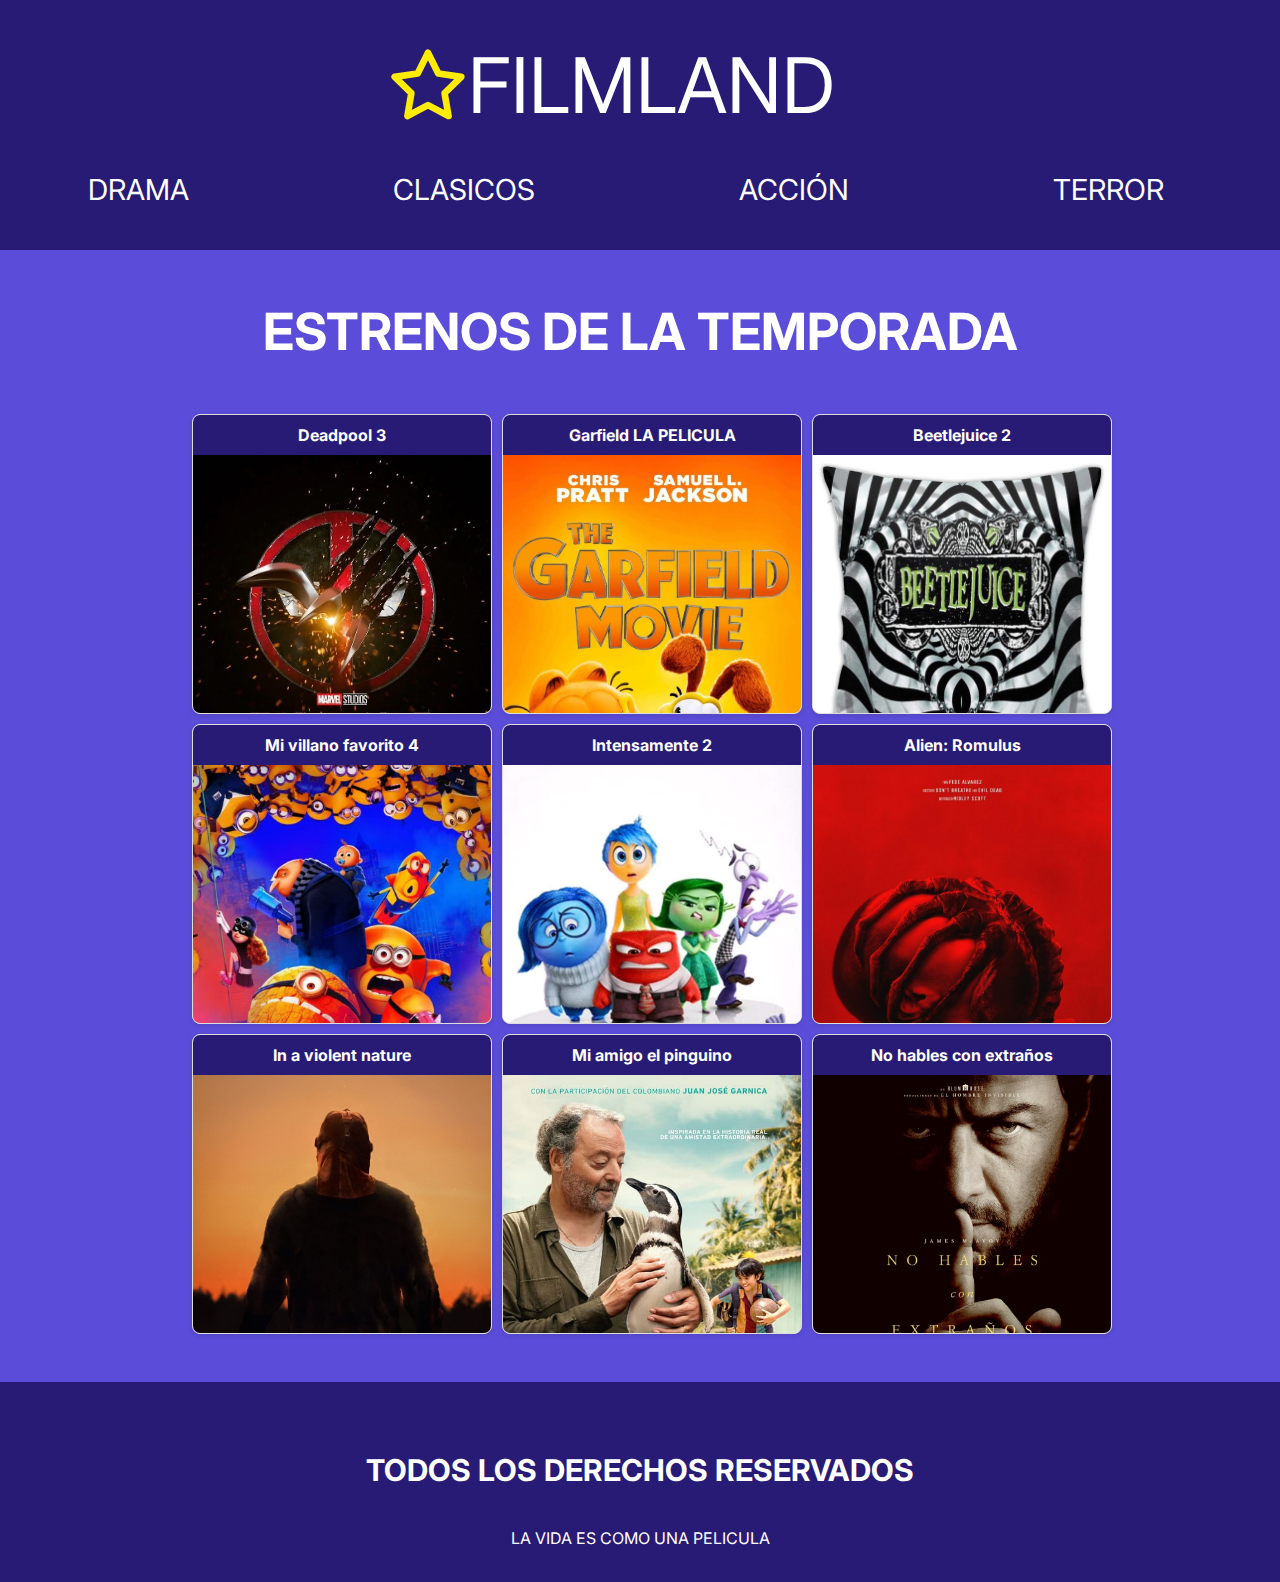
<file: index.html>
<!DOCTYPE html>
<html lang="es">
<head>
    <meta charset="UTF-8">
    <meta name="viewport" content="width=q, initial-scale=1.0">
    <title>FILMLAND</title>
    <link rel="stylesheet" href="Css/style.css">
    <link rel="preconnect" href="https://fonts.googleapis.com">
    <link rel="preconnect" href="https://fonts.gstatic.com" crossorigin>
    <link href="https://fonts.googleapis.com/css2?family=Inter:ital,opsz,wght@0,14..32,100..900;1,14..32,100..900&display=swap" rel="stylesheet">

</head>
<body class="no-margin">
    <header class="header">  
        <div class="contenedor">
            <div class="barra no-padding">
                <a class="logo" href="index.html">
                    <svg xmlns="http://www.w3.org/2000/svg" class="icon icon-tabler icon-tabler-star" width="80" height="80" viewBox="0 0 24 24" stroke-width="2" stroke="#ffec00" fill="none" stroke-linecap="round" stroke-linejoin="round">
                        <path stroke="none" d="M0 0h24v24H0z" fill="none"/>
                        <path d="M12 17.75l-6.172 3.245l1.179 -6.873l-5 -4.867l6.9 -1l3.086 -6.253l3.086 6.253l6.9 1l-5 4.867l1.179 6.873z" />
                    </svg>
                    <h1 class="logo__nombre no-margin centrar-texto">FILMLAND</h1>
                </a>
                <nav class="navegacion">
                    <a href="Pages/drama.html" class="navegacion__enlace">DRAMA</a>
                    <a href="Pages/clasicos.html" class="navegacion__enlace">CLASICOS</a>
                    <a href="Pages/accion.html" class="navegacion__enlace">ACCIÓN</a>
                    <a href="Pages/terror.html" class="navegacion__enlace">TERROR</a>
                </nav>
            </div>
        </div>
    </header>
    <main>
        <main class="contenedor ">
            <h3 class="textomain centrar-texto">ESTRENOS DE LA TEMPORADA</h3>
            <div class="zonaCuadros">
                <div class="grid-container">
                    <div class="grid-item">
                        <div class="title estrenof">Deadpool 3</div>
                        <div class="content">
                            <img src="Img/estreno1.jpg" alt="Pelicula estreno">
                        </div>
                    </div>
                    <div class="grid-item">
                        <div class="title estrenof">Garfield LA PELICULA</div>
                        <div class="content">
                            <img src="Img/estreno2.jpg" alt="Pelicula estreno">
                        </div>
                    </div>
                    <div class="grid-item">
                        <div class="title estrenof">Beetlejuice 2</div>
                        <div class="content">
                            <img src="Img/estreno3.jpg" alt="Pelicula estreno">
                        </div>
                    </div>
                    <div class="grid-item">
                        <div class="title estrenof">Mi villano favorito 4</div>
                        <div class="content">
                            <img src="Img/estreno4.jpg" alt="Pelicula estreno">
                        </div>
                    </div>
                    <div class="grid-item">
                        <div class="title estrenof">Intensamente 2</div>
                        <div class="content">
                            <img src="Img/estreno5.jpg" alt="Pelicula estreno">
                        </div>
                    </div>
                    <div class="grid-item">
                        <div class="title estrenof">Alien: Romulus</div>
                        <div class="content">
                            <img src="Img/estreno6.jpg" alt="Pelicula estreno">
                        </div>
                    </div>
                    <div class="grid-item">
                        <div class="title estrenof">In a violent nature</div>
                        <div class="content">
                            <img src="Img/estreno7.jpg" alt="Pelicula estreno">
                        </div>
                    </div>
                    <div class="grid-item">
                        <div class="title estrenof">Mi amigo el pinguino</div>
                        <div class="content">
                            <img src="Img/estreno8.jpg" alt="Pelicula estreno">
                        </div>
                    </div>
                    <div class="grid-item">
                        <div class="title estrenof">No hables con extraños</div>
                        <div class="content">
                            <img src="Img/estreno9.jpg" alt="Pelicula estreno">
                        </div>
                    </div>
            </div>
        </main>
    </main>
    <footer class="footer">
        <div class="contenedor">
            <div class="barra">
                <h4>TODOS LOS DERECHOS RESERVADOS</h4>
                <p>LA VIDA ES COMO UNA PELICULA</p>
            </div>
        </div>
    </footer>
</body>
</html>
</file>
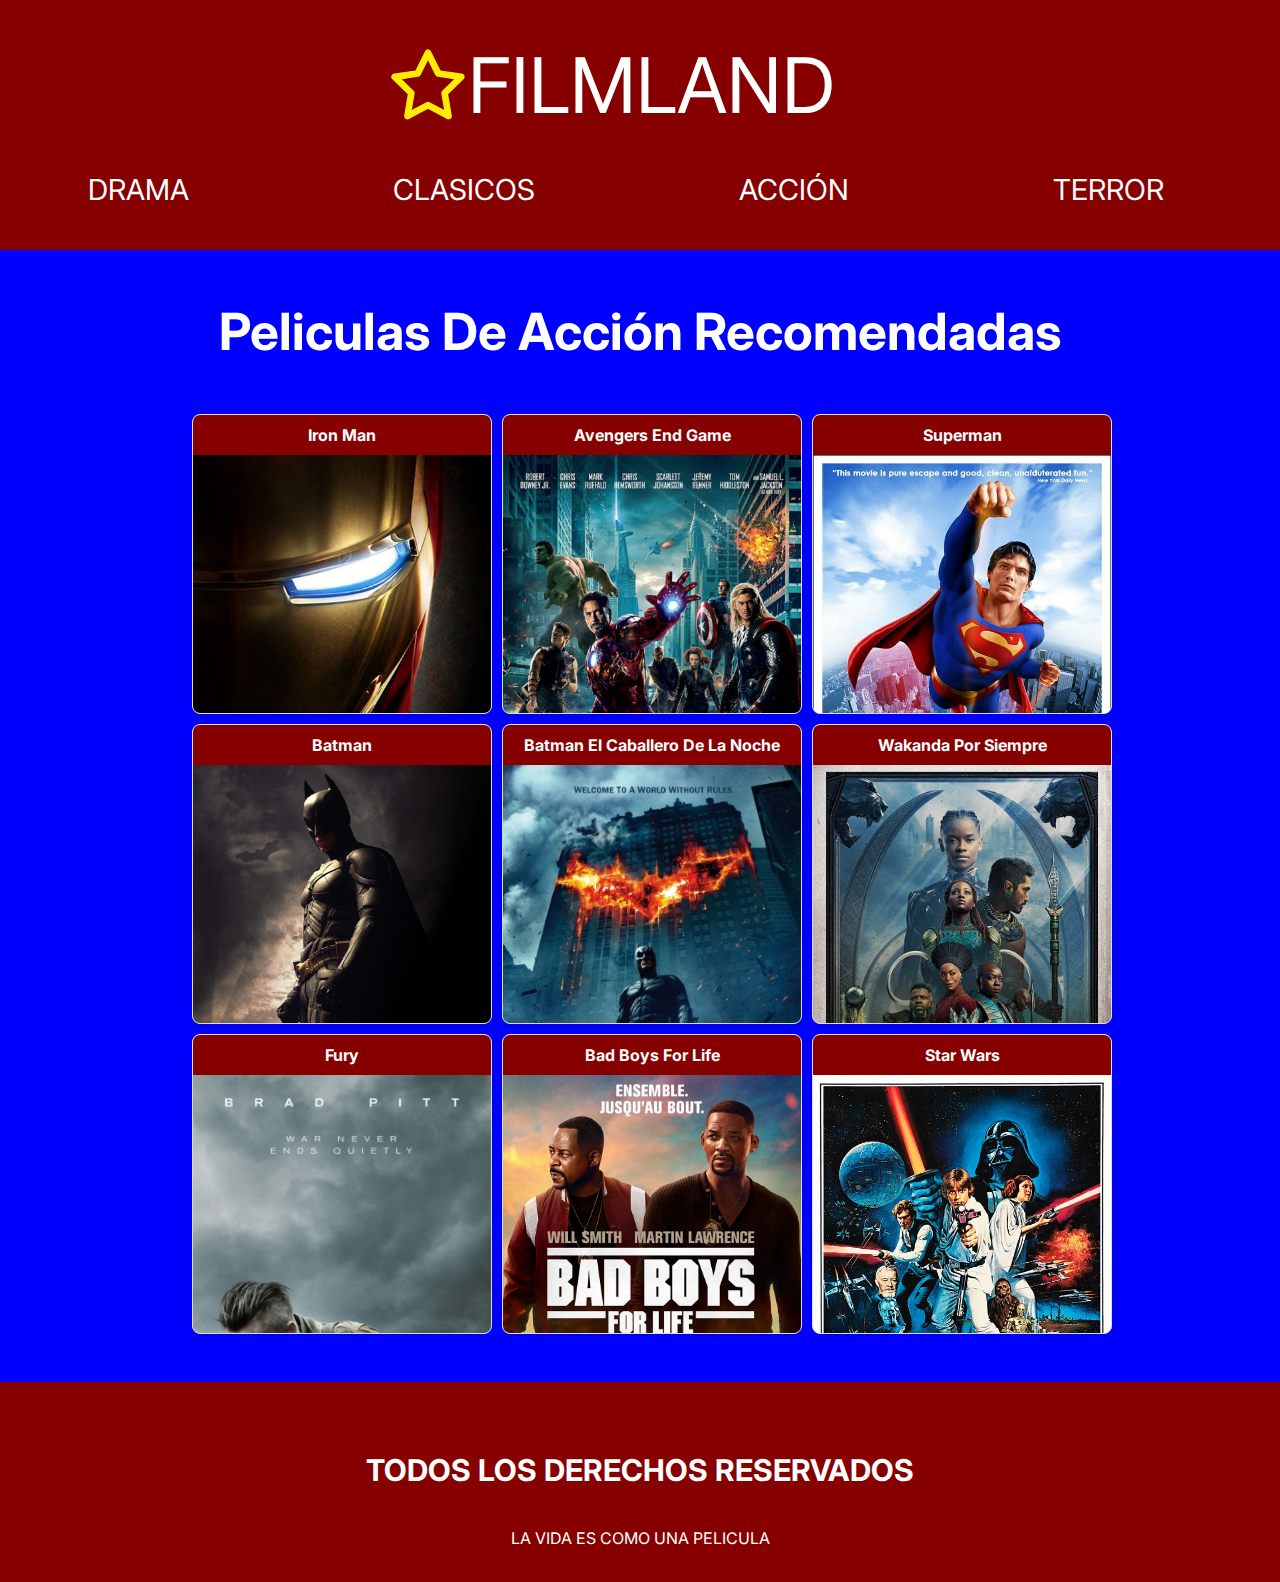
<file: Pages/accion.html>
<!DOCTYPE html>
<html lang="es">
<head>
    <meta charset="UTF-8">
    <meta name="viewport" content="width=q, initial-scale=1.0">
    <title>FILMLAND</title>
    <link rel="stylesheet" href="../Css/style.css">
    <link rel="preconnect" href="https://fonts.googleapis.com">
    <link rel="preconnect" href="https://fonts.gstatic.com" crossorigin>
    <link href="https://fonts.googleapis.com/css2?family=Inter:ital,opsz,wght@0,14..32,100..900;1,14..32,100..900&display=swap" rel="stylesheet">

</head>
<body class="no-margin accion">
    <header class="header accion">  
        <div class="contenedor">
            <div class="barra no-padding">
                <a class="logo" href="../index.html">
                    <svg xmlns="http://www.w3.org/2000/svg" class="icon icon-tabler icon-tabler-star" width="80" height="80" viewBox="0 0 24 24" stroke-width="2" stroke="#ffec00" fill="none" stroke-linecap="round" stroke-linejoin="round">
                        <path stroke="none" d="M0 0h24v24H0z" fill="none"/>
                        <path d="M12 17.75l-6.172 3.245l1.179 -6.873l-5 -4.867l6.9 -1l3.086 -6.253l3.086 6.253l6.9 1l-5 4.867l1.179 6.873z" />
                    </svg>
                    <h1 class="logo__nombre no-margin centrar-texto">FILMLAND</h1>
                </a>
                <nav class="navegacion">
                    <a href="drama.html" class="navegacion__enlace">DRAMA</a>
                    <a href="clasicos.html" class="navegacion__enlace">CLASICOS</a>
                    <a href="accion.html" class="navegacion__enlace">ACCIÓN</a>
                    <a href="terror.html" class="navegacion__enlace">TERROR</a>
                </nav>
            </div>
        </div>
    </header>
    <main>
        <main class="contenedor ">
            <h3 class="textomain centrar-texto">Peliculas De Acción Recomendadas</h3>
            <div class="zonaCuadros">
                <div class="grid-container">
                    <div class="grid-item">
                        <div class="title accionf">Iron Man</div>
                        <div class="content">
                            <img src="../Img/accion1.jpg" alt="Pelicula De Acción">
                        </div>
                    </div>
                    <div class="grid-item">
                        <div class="title accionf">Avengers End Game</div>
                        <div class="content">
                            <img src="../Img/accion2.jpg" alt="Pelicula De Acción">
                        </div>
                    </div>
                    <div class="grid-item">
                        <div class="title accionf">Superman</div>
                        <div class="content">
                            <img src="../Img/accion3.jpg" alt="Pelicula De Acción">
                        </div>
                    </div>
                    <div class="grid-item">
                        <div class="title accionf">Batman</div>
                        <div class="content">
                            <img src="../Img/accion4.jpg" alt="Pelicula De Acción">
                        </div>
                    </div>
                    <div class="grid-item">
                        <div class="title accionf">Batman El Caballero De La Noche</div>
                        <div class="content">
                            <img src="../Img/accion5.jpg" alt="Pelicula De Acción">
                        </div>
                    </div>
                    <div class="grid-item">
                        <div class="title accionf">Wakanda Por Siempre</div>
                        <div class="content">
                            <img src="../Img/accion6.jpg" alt="Pelicula De Acción">
                        </div>
                    </div>
                    <div class="grid-item">
                        <div class="title accionf">Fury</div>
                        <div class="content">
                            <img src="../Img/accion7.jpg" alt="Pelicula De Acción">
                        </div>
                    </div>
                    <div class="grid-item">
                        <div class="title accionf">Bad Boys For Life</div>
                        <div class="content">
                            <img src="../Img/accion8.jpg" alt="Pelicula De Acción">
                        </div>
                    </div>
                    <div class="grid-item">
                        <div class="title accionf">Star Wars</div>
                        <div class="content">
                            <img src="../Img/accion9.jpg" alt="Pelicula De Acción">
                        </div>
                    </div>
            </div>
        </main>
    </main>
    <footer class="footer accionf">
        <div class="contenedor">
            <div class="barra">
                <h4>TODOS LOS DERECHOS RESERVADOS</h4>
                <p>LA VIDA ES COMO UNA PELICULA</p>
            </div>
        </div>
    </footer>
</body>
</html>
</file>
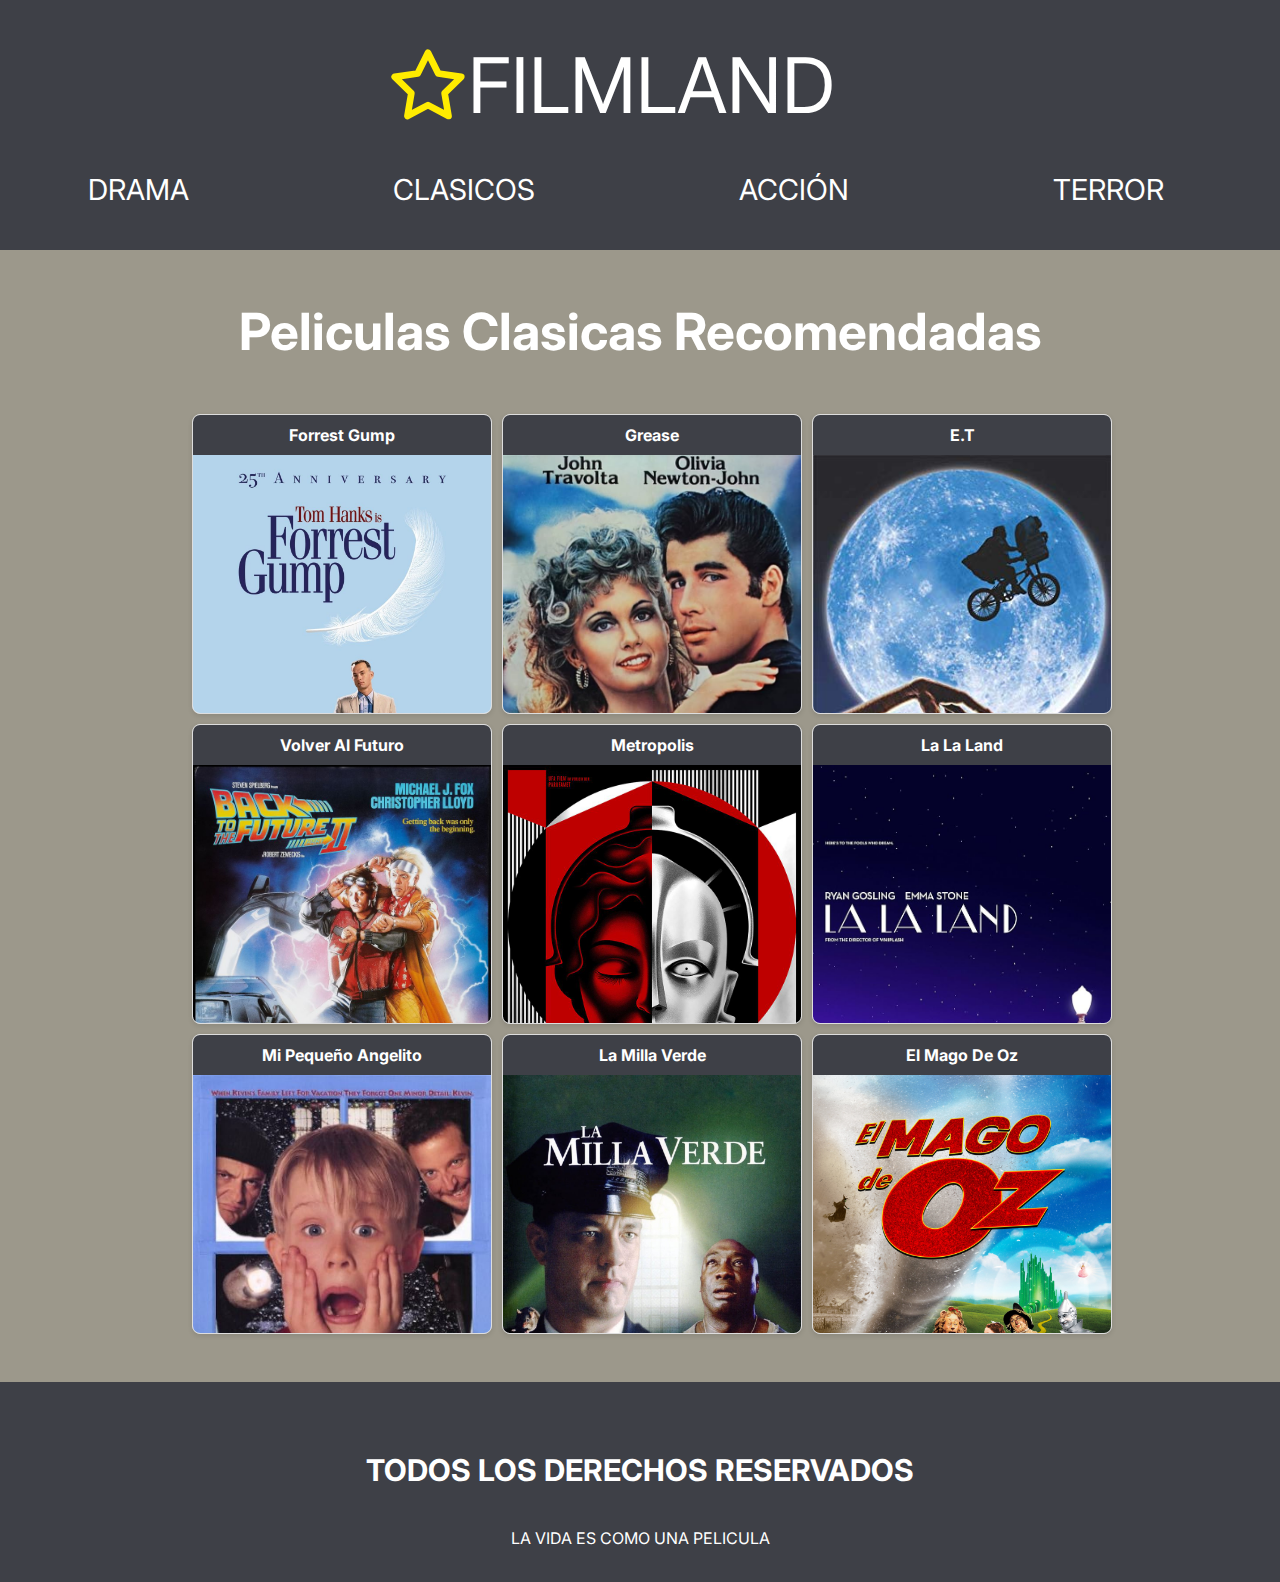
<file: Pages/clasicos.html>
<!DOCTYPE html>
<html lang="es">
<head>
    <meta charset="UTF-8">
    <meta name="viewport" content="width=q, initial-scale=1.0">
    <title>FILMLAND</title>
    <link rel="stylesheet" href="../Css/style.css">
    <link rel="preconnect" href="https://fonts.googleapis.com">
    <link rel="preconnect" href="https://fonts.gstatic.com" crossorigin>
    <link href="https://fonts.googleapis.com/css2?family=Inter:ital,opsz,wght@0,14..32,100..900;1,14..32,100..900&display=swap" rel="stylesheet">

</head>
<body class="no-margin clasicos">
    <header class="header clasicos">  
        <div class="contenedor">
            <div class="barra no-padding">
                <a class="logo" href="../index.html">
                    <svg xmlns="http://www.w3.org/2000/svg" class="icon icon-tabler icon-tabler-star" width="80" height="80" viewBox="0 0 24 24" stroke-width="2" stroke="#ffec00" fill="none" stroke-linecap="round" stroke-linejoin="round">
                        <path stroke="none" d="M0 0h24v24H0z" fill="none"/>
                        <path d="M12 17.75l-6.172 3.245l1.179 -6.873l-5 -4.867l6.9 -1l3.086 -6.253l3.086 6.253l6.9 1l-5 4.867l1.179 6.873z" />
                    </svg>
                    <h1 class="logo__nombre no-margin centrar-texto">FILMLAND</h1>
                </a>
                <nav class="navegacion">
                    <a href="drama.html" class="navegacion__enlace">DRAMA</a>
                    <a href="clasicos.html" class="navegacion__enlace">CLASICOS</a>
                    <a href="accion.html" class="navegacion__enlace">ACCIÓN</a>
                    <a href="terror.html" class="navegacion__enlace">TERROR</a>
                </nav>
            </div>
        </div>
    </header>
    <main>
        <main class="contenedor ">
            <h3 class="textomain centrar-texto">Peliculas Clasicas Recomendadas</h3>
            <div class="zonaCuadros">
                <div class="grid-container">
                    <div class="grid-item">
                        <div class="title clasicosf">Forrest Gump</div>
                        <div class="content">
                            <img src="../Img/clasicos1.jpg" alt="Pelicula Clasicas">
                        </div>
                    </div>
                    <div class="grid-item">
                        <div class="title clasicosf">Grease</div>
                        <div class="content">
                            <img src="../Img/clasicos2.jpg" alt="Pelicula Clasicas">
                        </div>
                    </div>
                    <div class="grid-item">
                        <div class="title clasicosf">E.T</div>
                        <div class="content">
                            <img src="../Img/clasicos3.jpg" alt="Pelicula Clasicas">
                        </div>
                    </div>
                    <div class="grid-item">
                        <div class="title clasicosf">Volver Al Futuro</div>
                        <div class="content">
                            <img src="../Img/clasicos4.jpg" alt="Pelicula Clasicas">
                        </div>
                    </div>
                    <div class="grid-item">
                        <div class="title clasicosf">Metropolis</div>
                        <div class="content">
                            <img src="../Img/clasicos5.jpg" alt="Pelicula Clasicas">
                        </div>
                    </div>
                    <div class="grid-item">
                        <div class="title clasicosf">La La Land</div>
                        <div class="content">
                            <img src="../Img/clasicos6.jpg" alt="Pelicula Clasicas">
                        </div>
                    </div>
                    <div class="grid-item">
                        <div class="title clasicosf">Mi Pequeño Angelito</div>
                        <div class="content">
                            <img src="../Img/clasicos7.jpg" alt="Pelicula Clasicas">
                        </div>
                    </div>
                    <div class="grid-item">
                        <div class="title clasicosf">La Milla Verde</div>
                        <div class="content">
                            <img src="../Img/clasicos8.jpg" alt="Pelicula Clasicas">
                        </div>
                    </div>
                    <div class="grid-item">
                        <div class="title clasicosf">El Mago De Oz</div>
                        <div class="content">
                            <img src="../Img/clasicos9.jpg" alt="Pelicula Clasicas">
                        </div>
                    </div>
            </div>
        </main>
    </main>
    <footer class="footer clasicosf">
        <div class="contenedor">
            <div class="barra">
                <h4>TODOS LOS DERECHOS RESERVADOS</h4>
                <p>LA VIDA ES COMO UNA PELICULA</p>
            </div>
        </div>
    </footer>
</body>
</html>
</file>
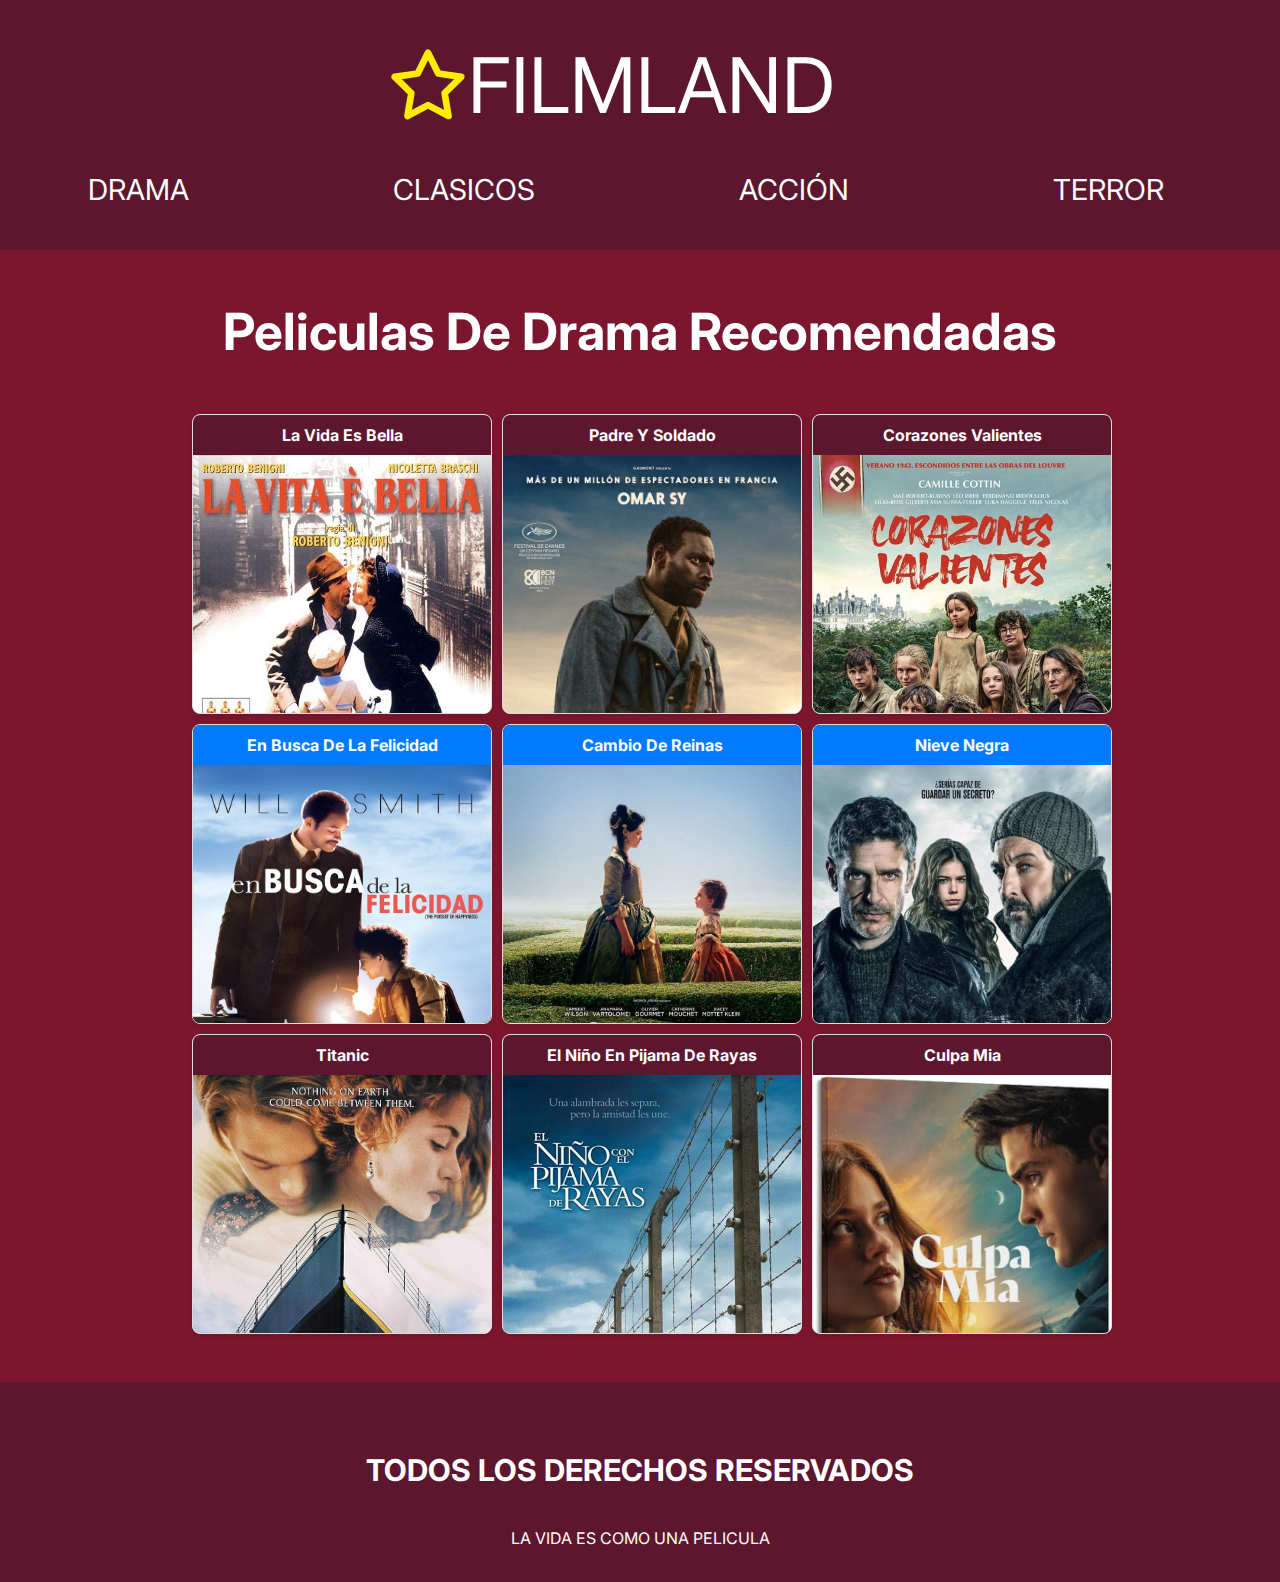
<file: Pages/drama.html>
<!DOCTYPE html>
<html lang="es">
<head>
    <meta charset="UTF-8">
    <meta name="viewport" content="width=q, initial-scale=1.0">
    <title>FILMLAND</title>
    <link rel="stylesheet" href="../Css/style.css">
    <link rel="preconnect" href="https://fonts.googleapis.com">
    <link rel="preconnect" href="https://fonts.gstatic.com" crossorigin>
    <link href="https://fonts.googleapis.com/css2?family=Inter:ital,opsz,wght@0,14..32,100..900;1,14..32,100..900&display=swap" rel="stylesheet">

</head>
<body class="no-margin drama">
    <header class="header drama">  
        <div class="contenedor">
            <div class="barra no-padding">
                <a class="logo" href="../index.html">
                    <svg xmlns="http://www.w3.org/2000/svg" class="icon icon-tabler icon-tabler-star" width="80" height="80" viewBox="0 0 24 24" stroke-width="2" stroke="#ffec00" fill="none" stroke-linecap="round" stroke-linejoin="round">
                        <path stroke="none" d="M0 0h24v24H0z" fill="none"/>
                        <path d="M12 17.75l-6.172 3.245l1.179 -6.873l-5 -4.867l6.9 -1l3.086 -6.253l3.086 6.253l6.9 1l-5 4.867l1.179 6.873z" />
                    </svg>
                    <h1 class="logo__nombre no-margin centrar-texto">FILMLAND</h1>
                </a>
                <nav class="navegacion">
                    <a href="drama.html" class="navegacion__enlace">DRAMA</a>
                    <a href="clasicos.html" class="navegacion__enlace">CLASICOS</a>
                    <a href="accion.html" class="navegacion__enlace">ACCIÓN</a>
                    <a href="terror.html" class="navegacion__enlace">TERROR</a>
                </nav>
            </div>
        </div>
    </header>
    <main>
        <main class="contenedor ">
            <h3 class="textomain centrar-texto">Peliculas De Drama Recomendadas</h3>
            <div class="zonaCuadros">
                <div class="grid-container">
                    <div class="grid-item">
                        <div class="title dramaf">La Vida Es Bella</div>
                        <div class="content">
                            <img src="../Img/drama1.jpg" alt="Pelicula De Drama">
                        </div>
                    </div>
                    <div class="grid-item">
                        <div class="title dramaf">Padre Y Soldado</div>
                        <div class="content">
                            <img src="../Img/drama2.jpg" alt="Pelicula De Drama">
                        </div>
                    </div>
                    <div class="grid-item">
                        <div class="title dramaf">Corazones Valientes</div>
                        <div class="content">
                            <img src="../Img/drama3.jpg" alt="Pelicula De Drama">
                        </div>
                    </div>
                    <div class="grid-item dramaf">
                        <div class="title">En Busca De La Felicidad</div>
                        <div class="content">
                            <img src="../Img/drama4.jpg" alt="Pelicula De Drama">
                        </div>
                    </div>
                    <div class="grid-item dramaf">
                        <div class="title">Cambio De Reinas</div>
                        <div class="content">
                            <img src="../Img/drama5.jpg" alt="Pelicula De Drama">
                        </div>
                    </div>
                    <div class="grid-item dramaf">
                        <div class="title">Nieve Negra</div>
                        <div class="content">
                            <img src="../Img/drama6.jpg" alt="Pelicula De Drama">
                        </div>
                    </div>
                    <div class="grid-item">
                        <div class="title dramaf">Titanic</div>
                        <div class="content">
                            <img src="../Img/drama7.jpg" alt="Pelicula De Drama">
                        </div>
                    </div>
                    <div class="grid-item">
                        <div class="title dramaf">El Niño En Pijama De Rayas</div>
                        <div class="content">
                            <img src="../Img/drama8.jpg" alt="Pelicula De Drama">
                        </div>
                    </div>
                    <div class="grid-item">
                        <div class="title dramaf">Culpa Mia</div>
                        <div class="content">
                            <img src="../Img/drama9.jpg" alt="Pelicula De Drama">
                        </div>
                    </div>
            </div>
        </main>
    </main>
    <footer class="footer dramaf">
        <div class="contenedor">
            <div class="barra">
                <h4>TODOS LOS DERECHOS RESERVADOS</h4>
                <p>LA VIDA ES COMO UNA PELICULA</p>
            </div>
        </div>
    </footer>
</body>
</html>
</file>
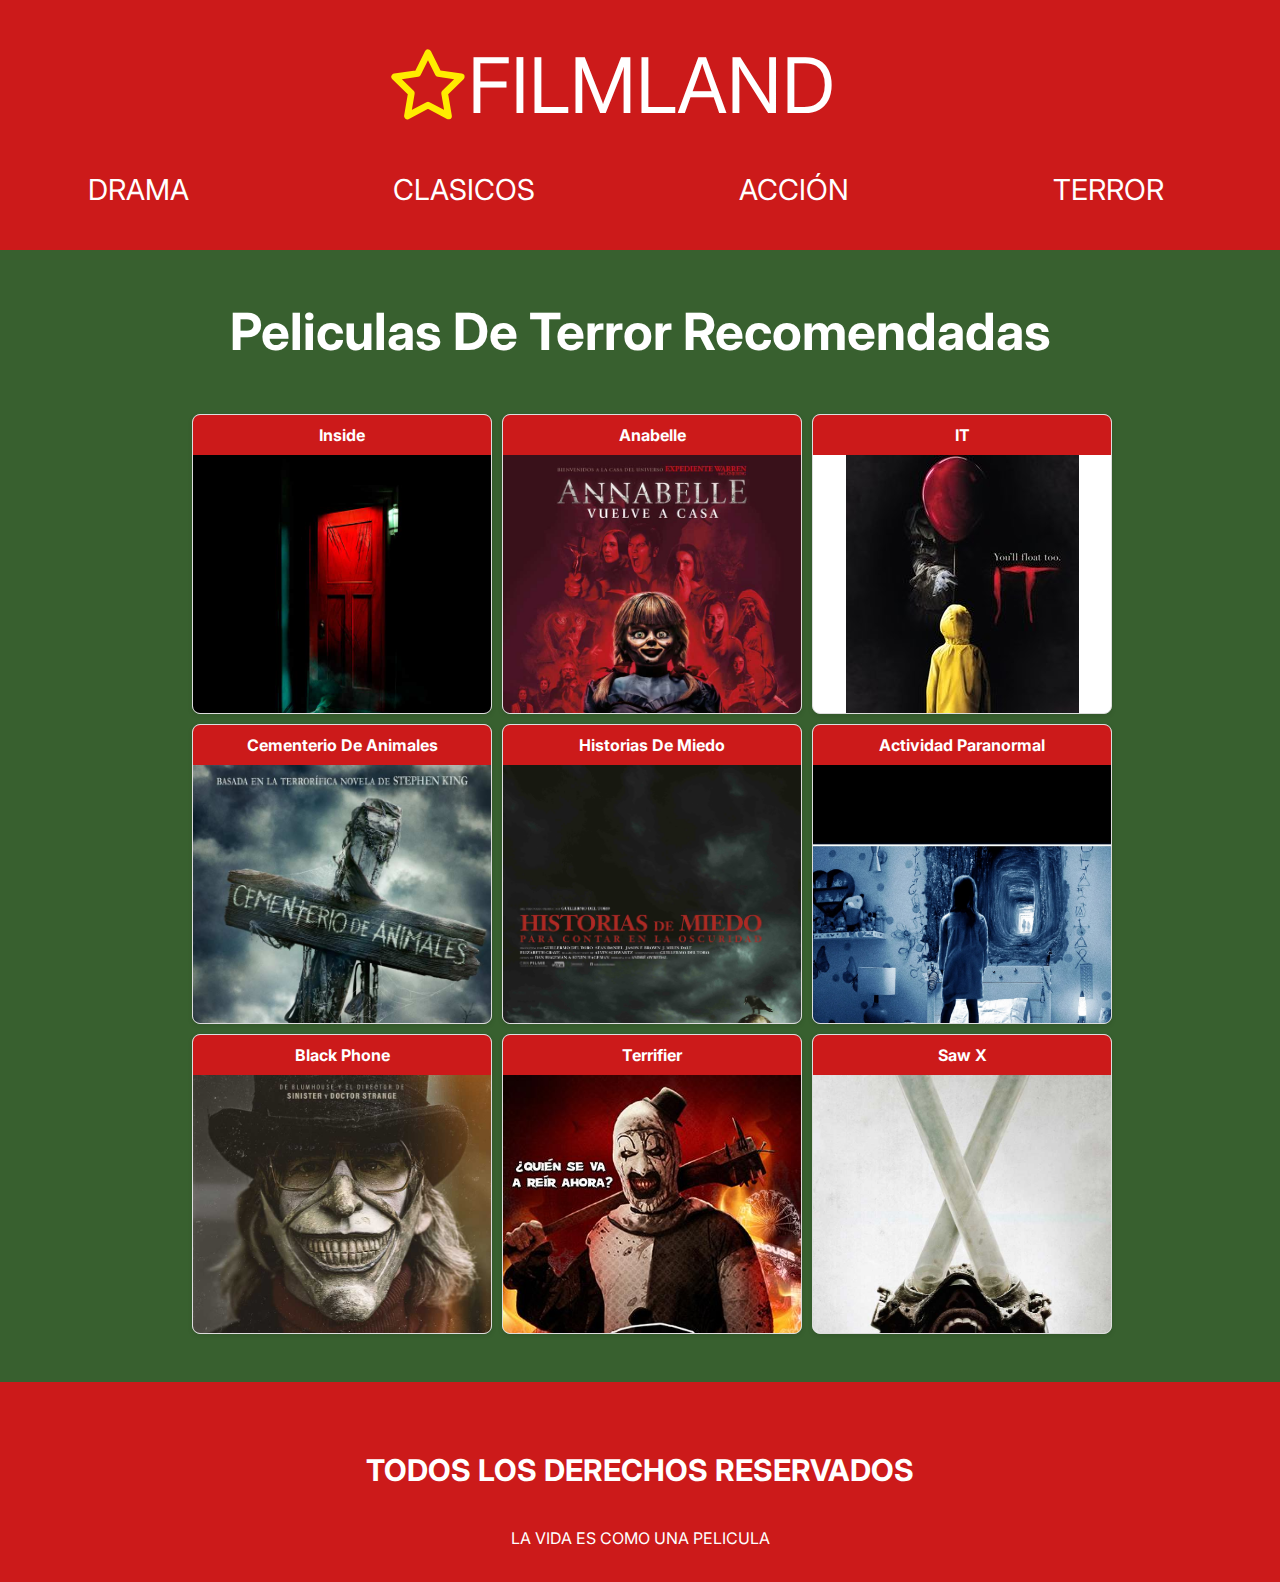
<file: Pages/terror.html>
<!DOCTYPE html>
<html lang="es">
<head>
    <meta charset="UTF-8">
    <meta name="viewport" content="width=q, initial-scale=1.0">
    <title>FILMLAND</title>
    <link rel="stylesheet" href="../Css/style.css">
    <link rel="preconnect" href="https://fonts.googleapis.com">
    <link rel="preconnect" href="https://fonts.gstatic.com" crossorigin>
    <link href="https://fonts.googleapis.com/css2?family=Inter:ital,opsz,wght@0,14..32,100..900;1,14..32,100..900&display=swap" rel="stylesheet">

</head>
<body class="no-margin terror">
    <header class="header terror">  
        <div class="contenedor">
            <div class="barra no-padding">
                <a class="logo" href="../index.html">
                    <svg xmlns="http://www.w3.org/2000/svg" class="icon icon-tabler icon-tabler-star" width="80" height="80" viewBox="0 0 24 24" stroke-width="2" stroke="#ffec00" fill="none" stroke-linecap="round" stroke-linejoin="round">
                        <path stroke="none" d="M0 0h24v24H0z" fill="none"/>
                        <path d="M12 17.75l-6.172 3.245l1.179 -6.873l-5 -4.867l6.9 -1l3.086 -6.253l3.086 6.253l6.9 1l-5 4.867l1.179 6.873z" />
                    </svg>
                    <h1 class="logo__nombre no-margin centrar-texto">FILMLAND</h1>
                </a>
                <nav class="navegacion">
                    <a href="drama.html" class="navegacion__enlace">DRAMA</a>
                    <a href="clasicos.html" class="navegacion__enlace">CLASICOS</a>
                    <a href="accion.html" class="navegacion__enlace">ACCIÓN</a>
                    <a href="terror.html" class="navegacion__enlace">TERROR</a>
                </nav>
            </div>
        </div>
    </header>
    <main>
        <main class="contenedor ">
            <h3 class="textomain centrar-texto">Peliculas De Terror Recomendadas</h3>
            <div class="zonaCuadros">
                <div class="grid-container">
                    <div class="grid-item">
                        <div class="title terrorf">Inside</div>
                        <div class="content">
                            <img src="../Img/terror1.jpg" alt="Pelicula De Terror">
                        </div>
                    </div>
                    <div class="grid-item">
                        <div class="title terrorf">Anabelle</div>
                        <div class="content">
                            <img src="../Img/terror2.jpg" alt="Pelicula De Terror">
                        </div>
                    </div>
                    <div class="grid-item">
                        <div class="title terrorf">IT</div>
                        <div class="content">
                            <img src="../Img/terror3.jpg" alt="Pelicula De Terror">
                        </div>
                    </div>
                    <div class="grid-item">
                        <div class="title terrorf">Cementerio De Animales</div>
                        <div class="content">
                            <img src="../Img/terror4.jpg" alt="Pelicula De Terror">
                        </div>
                    </div>
                    <div class="grid-item">
                        <div class="title terrorf">Historias De Miedo</div>
                        <div class="content">
                            <img src="../Img/terror5.jpg" alt="Pelicula De Terror">
                        </div>
                    </div>
                    <div class="grid-item">
                        <div class="title terrorf">Actividad Paranormal</div>
                        <div class="content">
                            <img src="../Img/terror6.jpg" alt="Pelicula De Terror">
                        </div>
                    </div>
                    <div class="grid-item">
                        <div class="title terrorf">Black Phone</div>
                        <div class="content">
                            <img src="../Img/terror7.jpg" alt="Pelicula De Terror">
                        </div>
                    </div>
                    <div class="grid-item">
                        <div class="title terrorf">Terrifier</div>
                        <div class="content">
                            <img src="../Img/terror8.jpg" alt="Pelicula De Terror">
                        </div>
                    </div>
                    <div class="grid-item">
                        <div class="title terrorf">Saw X</div>
                        <div class="content">
                            <img src="../Img/terror9.jpg" alt="Pelicula De Terror">
                        </div>
                    </div>
            </div>
        </main>
    </main>
    <footer class="footer terrorf">
        <div class="contenedor">
            <div class="barra">
                <h4>TODOS LOS DERECHOS RESERVADOS</h4>
                <p>LA VIDA ES COMO UNA PELICULA</p>
            </div>
        </div>
    </footer>
</body>
</html>
</file>
<file: Css/style.css>
:root{
    --fuenteHeading: 'PT Sans', sans-serif;
    --fuenteParrafos: 'Open Sans', sans-serif;
    --primarioPrincipal: #281B76;
--primarioSecundario: #5B4DD9;
    --dramaPrincipal: #5C162E;
    --dramaSecundario: #7C162E;
    --clasicoPrincipal: #3E4047;
    --clasicoSecundario: #9C988B;
    --accionPrincipal: #870000;
    --accionSecundario: #0000FF;
    --terrorPrincipal: #CC1A1A;
    --terrorSecundario: #38602F;
    --blanco: #ffffff;
    --negro: #000000;
}
html {
    box-sizing: border-box;
    font-family: "inter", sans-serif;
}
*,
*::before,
*:after{
    box-sizing: inherit;
}
/* Globales */
img{
    max-width: 100%;
}
a{
    text-decoration: none;
}
h1, h2, h3, h4 {
    line-height: 1.2;
}
h1{
    font-size: 4.8rem;
}
h2{
    font-size: 4rem;
}
h3{
    font-size: 3.2rem;
}
h4{
    font-size: 1.875rem;
}
.contenedor{
    width: 100%;
    margin: 0 auto;
}
/* Utilidades */
.no-margin{
    margin: 0;
}
.no-padding{
    padding: 0;
}
.centrar-texto{
    text-align: center;
}
body{
    background-color: var(--primarioSecundario);
}
.header{
    height: 15.625rem;
    background-color: var(--primarioPrincipal);
}
body .accion{
    background-color: var(--accionPrincipal);
}
.accion{
    background-color: var(--accionSecundario);
}
body .clasicos{
    background-color: var(--clasicoPrincipal);
}

.clasicos{
    background-color: var(--clasicoSecundario);
}
body .drama{
    background-color: var(--dramaPrincipal);
}
.drama{
    background-color: var(--dramaSecundario);
}
body .terror{
    background-color: var(--terrorPrincipal);
}
.terror{
    background-color: var(--terrorSecundario);
}
.header__texto {
    text-align: center;
    color: var(--blanco);
    margin-top: 15rem;
}
.barra{
    padding: 2.5rem;
}

.logo{
    display: flex;
    align-items: center;
    margin-left: 29%;
    color: var(--blanco);

}
.logo__nombre{
    font-weight: 400;
}
.navegacion{
    display: flex;
    gap: 13%;
    margin-top: 2.5rem;
    align-items: center;
}
.navegacion__enlace{
    display: block;
    text-align: center;
    font-size: 1.8rem;
    color: var(--blanco);
    margin-left: 3rem;
}

.navegacion__enlace:hover{
    color: var(--clasicoSecundario);
}

.contenido-principal{
    display: grid;
    grid-template-columns: 2fr 1fr;
    column-gap: 4rem;
}
/* Main */
.textomain{
    color: var(--blanco);
}
.zonaCuadros{
    margin-left: 12rem;
    justify-content: center;
    align-items: center;
}
.grid-container {
    display: grid;
    grid-template-columns: repeat(3, 1fr);
    gap: 10px;
    width: 80%;
    max-width: 1200px;
}
.content{
    display: flex;
    justify-content: center;
    align-items: center;
/*     height: 260rem; */
    overflow: hidden;
}
.content img {
    max-width: 100%;
    max-height: 100%;
    object-fit: cover;
}
.grid-item {
    width: 18.75rem;
    height: 18.75rem;
    background-color: #ffffff;
    border: 1px solid #ddd;
    border-radius: 8px;
    overflow: hidden;
    box-shadow: 0 2px 5px rgba(0, 0, 0, 0.1);
}

.title {
    background-color: #007bff;
    color: #ffffff;
    padding: 10px;
    font-weight: bold;
    text-align: center;
}


/* footer */
.footer{
    background-color: var(--primarioPrincipal);
    margin-top: 3rem;
    height: 200px;
}
.estrenof{
    background-color: var(--primarioPrincipal);
}
.accionf{
    background-color: var(--accionPrincipal);
}
.terrorf{
    background-color: var(--terrorPrincipal);
}
.dramaf{
    background-color: var(--dramaPrincipal);
}
.clasicosf{
    background-color: var(--clasicoPrincipal);
}
.footer .barra{
    padding: 0;
    padding-top: 30px;
}
.footer h4, p{
    color: var(--blanco);
    text-align: center;
}
</file>
